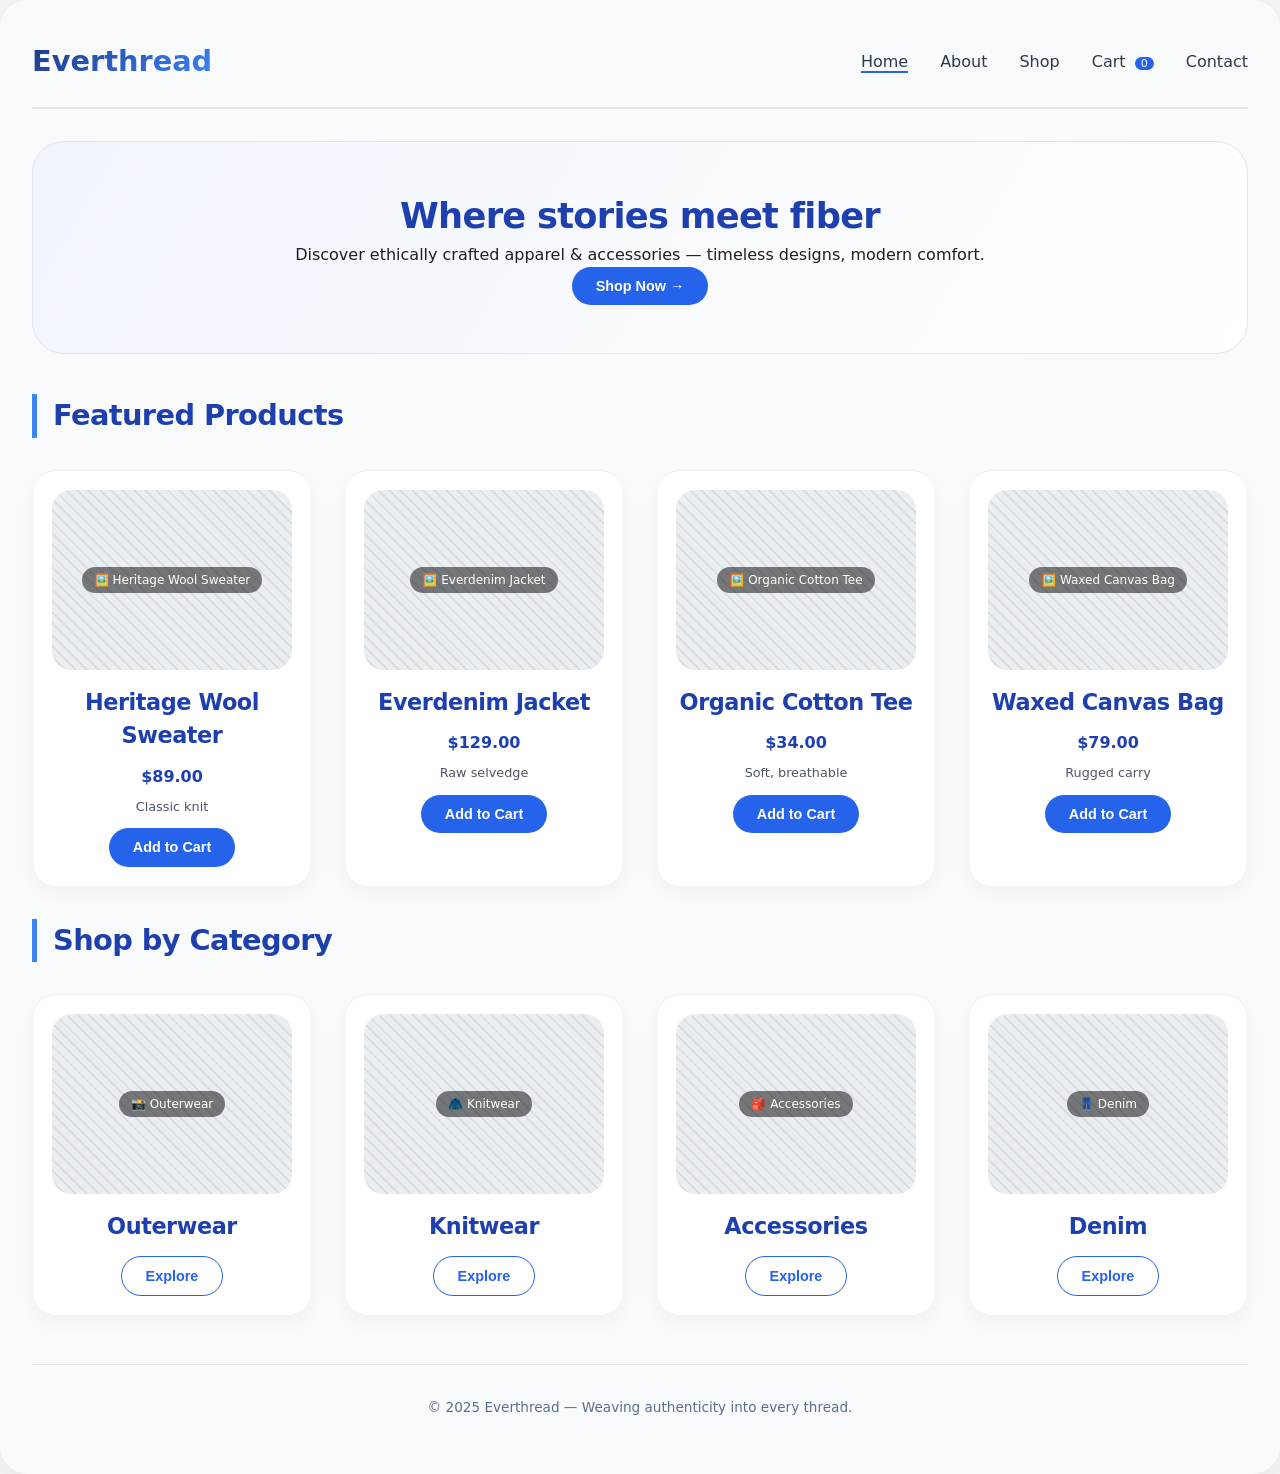
<file: index.html>
<!DOCTYPE html>
<html lang="en">
<head>
    <meta charset="UTF-8">
    <meta name="viewport" content="width=device-width, initial-scale=1.0, user-scalable=yes">
    <title>Everthread | Timeless Threads, Modern Craft</title>
    <!-- External CSS (fully embedded in style block per requirement, but structured as external style) -->
    <style>
        /* -------------------- RESET & GLOBAL -------------------- */
        * {
            margin: 0;
            padding: 0;
            box-sizing: border-box;
        }

        body {
            background-color: #f0f2f5;   /* soft grey background overall */
            font-family: 'Inter', system-ui, -apple-system, 'Segoe UI', Roboto, Helvetica, sans-serif;
            color: #1e1f22;
            line-height: 1.5;
        }

        /* grey base for containers */
        .container {
            max-width: 1280px;
            margin: 0 auto;
            padding: 1.5rem 2rem;
            background-color: #f9fafb;   /* lighter grey cards on grey bg */
            border-radius: 28px;
            box-shadow: 0 8px 20px rgba(0,0,0,0.03);
        }

        /* Headings: Blue color (#2563eb or deeper) */
        h1, h2, h3, .heading-blue {
            color: #1e40af;      /* rich blue for headings */
            font-weight: 600;
            letter-spacing: -0.02em;
        }

        h1 {
            font-size: 2.2rem;
        }
        h2 {
            font-size: 1.8rem;
            margin-bottom: 1.25rem;
            border-left: 5px solid #3b82f6;
            padding-left: 1rem;
        }
        h3 {
            font-size: 1.4rem;
            margin: 0.75rem 0;
        }

        /* Navigation styling (consistent across pages) */
        .navbar {
            display: flex;
            justify-content: space-between;
            align-items: center;
            flex-wrap: wrap;
            gap: 1.5rem;
            padding: 1rem 0 1.5rem 0;
            border-bottom: 2px solid #e2e8f0;
            margin-bottom: 2rem;
        }
        .logo a {
            font-size: 1.8rem;
            font-weight: 700;
            text-decoration: none;
            background: linear-gradient(135deg, #1e3a8a, #3b82f6);
            background-clip: text;
            -webkit-background-clip: text;
            color: transparent;
        }
        .nav-links {
            display: flex;
            gap: 2rem;
            list-style: none;
        }
        .nav-links a {
            text-decoration: none;
            font-weight: 500;
            color: #2d3a4b;
            transition: color 0.2s;
            font-size: 1rem;
        }
        .nav-links a:hover {
            color: #2563eb;
        }
        /* button global style */
        button, .btn {
            background-color: #2563eb;
            border: none;
            color: white;
            font-weight: 600;
            padding: 0.7rem 1.5rem;
            border-radius: 40px;
            cursor: pointer;
            font-size: 0.9rem;
            transition: all 0.2s ease;
            display: inline-block;
            text-align: center;
            text-decoration: none;
        }
        button:hover, .btn:hover {
            background-color: #1d4ed8;
            transform: translateY(-2px);
            box-shadow: 0 6px 14px rgba(37,99,235,0.25);
        }
        .btn-outline {
            background: transparent;
            border: 1px solid #2563eb;
            color: #2563eb;
        }
        .btn-outline:hover {
            background: #2563eb;
            color: white;
        }
        /* product grid & cards */
        .product-grid, .categories-grid, .team-grid {
            display: grid;
            grid-template-columns: repeat(auto-fill, minmax(240px, 1fr));
            gap: 2rem;
            margin: 2rem 0;
        }
        .product-card, .category-card, .team-card {
            background: white;
            border-radius: 24px;
            padding: 1.2rem;
            box-shadow: 0 8px 18px rgba(0,0,0,0.03);
            transition: all 0.2s;
            border: 1px solid #eef2f6;
            text-align: center;
        }
        .product-card:hover {
            transform: translateY(-5px);
            box-shadow: 0 20px 30px -12px rgba(0,0,0,0.1);
        }
        .img-placeholder {
            background: #e4e7eb;
            border-radius: 20px;
            height: 180px;
            display: flex;
            align-items: center;
            justify-content: center;
            color: #5f6c7a;
            font-size: 0.85rem;
            margin-bottom: 1rem;
            background-image: repeating-linear-gradient(45deg, #ddd 0px, #ddd 2px, #e9eef3 2px, #e9eef3 8px);
            position: relative;
        }
        .img-placeholder span {
            background: rgba(0,0,0,0.5);
            color: white;
            padding: 4px 12px;
            border-radius: 40px;
            font-size: 0.75rem;
        }
        .product-price {
            font-weight: 700;
            color: #1e40af;
            margin: 0.5rem 0;
        }
        /* cart table */
        .cart-table {
            width: 100%;
            border-collapse: collapse;
            background: white;
            border-radius: 24px;
            overflow: hidden;
        }
        .cart-table th, .cart-table td {
            padding: 1rem;
            text-align: left;
            border-bottom: 1px solid #e9edf2;
        }
        .cart-table th {
            background: #f1f5f9;
            color: #1e293b;
        }
        .qty-input {
            width: 70px;
            padding: 0.4rem;
            border-radius: 30px;
            border: 1px solid #cbd5e1;
            text-align: center;
        }
        /* checkout form */
        .checkout-grid {
            display: flex;
            flex-wrap: wrap;
            gap: 2rem;
        }
        .form-section {
            flex: 2;
            min-width: 260px;
        }
        .order-summary {
            flex: 1.2;
            background: white;
            padding: 1.5rem;
            border-radius: 28px;
            height: fit-content;
        }
        input, select, textarea {
            width: 100%;
            padding: 0.75rem;
            border-radius: 20px;
            border: 1px solid #cfdde6;
            background: white;
            font-family: inherit;
            margin-top: 0.25rem;
            margin-bottom: 1rem;
        }
        label {
            font-weight: 500;
            color: #1e293b;
        }
        .flex-between {
            display: flex;
            justify-content: space-between;
            margin: 1rem 0;
        }
        footer {
            text-align: center;
            margin-top: 3rem;
            padding: 2rem 0;
            color: #5b6e8c;
            font-size: 0.85rem;
            border-top: 1px solid #e2e8f0;
        }
        .hero {
            background: linear-gradient(120deg, #f0f4fc, #ffffff);
            border-radius: 32px;
            padding: 3rem 2rem;
            text-align: center;
            margin-bottom: 2.5rem;
            border: 1px solid #dee6ef;
        }
        .hero h1 {
            color: #1e40af;
        }
        /* active page indicator */
        .active-page {
            font-weight: 700;
            border-bottom: 2px solid #2563eb;
        }
        /* alert toasts */
        .toast-msg {
            position: fixed;
            bottom: 20px;
            right: 20px;
            background: #1f2937;
            color: white;
            padding: 12px 20px;
            border-radius: 60px;
            font-size: 0.85rem;
            z-index: 1000;
            box-shadow: 0 4px 12px rgba(0,0,0,0.1);
        }
        .cart-qty-badge {
            background: #2563eb;
            color: white;
            border-radius: 30px;
            font-size: 0.7rem;
            padding: 0px 6px;
            margin-left: 4px;
        }
        @media (max-width: 780px) {
            .container {
                padding: 1rem;
            }
            .nav-links {
                gap: 1rem;
            }
        }
    </style>
</head>
<body>
    <div class="container" id="app-root">
        <!-- DYNAMIC PAGE RENDER (multi-page simulation via JS, but fully respects wireframes) -->
        <div id="page-content"></div>
        <footer>
            &copy; 2025 Everthread — Weaving authenticity into every thread.
        </footer>
    </div>

    <script>
        // ---------- GLOBAL STATE ----------
        let cart = [];   // each item: { id, name, price, quantity, imageLabel }
        let currentPage = "home";   // home, about, product, cart, checkout, contact

        // Helper: update cart badge & store
        function updateCartBadge() {
            const totalQty = cart.reduce((sum, i) => sum + i.quantity, 0);
            const badge = document.getElementById("cart-badge-count");
            if (badge) badge.innerText = totalQty;
            localStorage.setItem("everthread_cart", JSON.stringify(cart));
        }

        // add to cart logic
        function addToCart(productId, productName, productPrice, qty = 1) {
            const existing = cart.find(item => item.id === productId);
            if (existing) {
                existing.quantity += qty;
            } else {
                cart.push({
                    id: productId,
                    name: productName,
                    price: productPrice,
                    quantity: qty,
                    imgLabel: productName.substring(0, 12)
                });
            }
            updateCartBadge();
            showToast(`🛒 ${productName} added to cart!`);
            renderCurrentPage(); // refresh to reflect cart state if needed
        }

        function removeCartItem(id) {
            cart = cart.filter(item => item.id !== id);
            updateCartBadge();
            renderCurrentPage();
            showToast("Item removed");
        }

        function updateCartItemQuantity(id, newQty) {
            const item = cart.find(i => i.id === id);
            if (item && newQty > 0) {
                item.quantity = newQty;
            } else if (item && newQty <= 0) {
                cart = cart.filter(i => i.id !== id);
            }
            updateCartBadge();
            renderCurrentPage();
        }

        function showToast(msg) {
            let toast = document.querySelector('.toast-msg');
            if (toast) toast.remove();
            const div = document.createElement('div');
            div.className = 'toast-msg';
            div.innerText = msg;
            document.body.appendChild(div);
            setTimeout(() => div.remove(), 2200);
        }

        // load cart from localStorage
        function loadCart() {
            const stored = localStorage.getItem("everthread_cart");
            if (stored) {
                try {
                    cart = JSON.parse(stored);
                } catch(e) { cart = []; }
            }
            updateCartBadge();
        }

        // ------------- RENDER FUNCTIONS (based on wireframes) ----------
        function renderHome() {
            return `
                <div class="navbar">
                    <div class="logo"><a href="#" data-nav="home">Everthread</a></div>
                    <ul class="nav-links">
                        <li><a href="#" data-nav="home" class="${currentPage === 'home' ? 'active-page' : ''}">Home</a></li>
                        <li><a href="#" data-nav="about">About</a></li>
                        <li><a href="#" data-nav="product">Shop</a></li>
                        <li><a href="#" data-nav="cart">Cart <span id="cart-badge-count" class="cart-qty-badge">${cart.reduce((s,i)=>s+i.quantity,0)}</span></a></li>
                        <li><a href="#" data-nav="contact">Contact</a></li>
                    </ul>
                </div>
                <!-- Hero Banner -->
                <div class="hero">
                    <h1>Where stories meet fiber</h1>
                    <p>Discover ethically crafted apparel & accessories — timeless designs, modern comfort.</p>
                    <button class="btn" id="shopNowBtn">Shop Now →</button>
                </div>
                <!-- Featured Products -->
                <h2>Featured Products</h2>
                <div class="product-grid">
                    ${generateProductCard('prod1', 'Heritage Wool Sweater', 89.00, 'Classic knit')}
                    ${generateProductCard('prod2', 'Everdenim Jacket', 129.00, 'Raw selvedge')}
                    ${generateProductCard('prod3', 'Organic Cotton Tee', 34.00, 'Soft, breathable')}
                    ${generateProductCard('prod4', 'Waxed Canvas Bag', 79.00, 'Rugged carry')}
                </div>
                <h2>Shop by Category</h2>
                <div class="categories-grid">
                    <div class="category-card"><div class="img-placeholder"><span>📸 Outerwear</span></div><h3>Outerwear</h3><button class="btn-outline" data-category="outerwear">Explore</button></div>
                    <div class="category-card"><div class="img-placeholder"><span>🧥 Knitwear</span></div><h3>Knitwear</h3><button class="btn-outline" data-category="knitwear">Explore</button></div>
                    <div class="category-card"><div class="img-placeholder"><span>🎒 Accessories</span></div><h3>Accessories</h3><button class="btn-outline" data-category="accessories">Explore</button></div>
                    <div class="category-card"><div class="img-placeholder"><span>👖 Denim</span></div><h3>Denim</h3><button class="btn-outline" data-category="denim">Explore</button></div>
                </div>
            `;
        }

        function generateProductCard(id, name, price, desc) {
            return `
                <div class="product-card">
                    <div class="img-placeholder"><span>🖼️ ${name}</span></div>
                    <h3>${name}</h3>
                    <div class="product-price">$${price.toFixed(2)}</div>
                    <p style="font-size:0.8rem; color:#4b5563">${desc}</p>
                    <button class="btn add-to-cart-btn" data-id="${id}" data-name="${name}" data-price="${price}" style="margin-top:12px;">Add to Cart</button>
                </div>
            `;
        }

        function renderAbout() {
            return `
                <div class="navbar">
                    <div class="logo"><a href="#" data-nav="home">Everthread</a></div>
                    <ul class="nav-links">
                        <li><a href="#" data-nav="home">Home</a></li><li><a href="#" data-nav="about" class="active-page">About</a></li>
                        <li><a href="#" data-nav="product">Shop</a></li><li><a href="#" data-nav="cart">Cart <span id="cart-badge-count">${cart.reduce((s,i)=>s+i.quantity,0)}</span></a></li>
                        <li><a href="#" data-nav="contact">Contact</a></li>
                    </ul>
                </div>
                <h2>About Us</h2>
                <div style="display:flex; flex-wrap:wrap; gap:2rem; margin-bottom:2rem;">
                    <div style="flex:1;"><div class="img-placeholder" style="height:220px;"><span>Brand Studio / Image placeholder</span></div></div>
                    <div style="flex:2;"><p>Lorem ipsum dolor sit amet, consectetur adipiscing elit, sed do eiusmod tempor incididunt ut labore et dolore magna aliqua. Ut enim ad minim veniam, quis nostrud exercitation ullamco laboris nisi ut aliquip ex ea commodo consequat.</p></div>
                </div>
                <h2>Our Mission</h2>
                <p style="margin-bottom:2rem;">Lorem ipsum dolor sit amet, consectetur adipiscing elit, sed do eiusmod tempor incididunt ut labore et dolore magna aliqua. Ut enim ad minim veniam, quis nostrud exercitation ullamco laboris nisi ut aliquip ex ea commodo consequat.</p>
                <h2>Our Team</h2>
                <div class="team-grid">
                    <div class="team-card"><div class="img-placeholder"><span>👤 Maya Chen</span></div><h3>Maya Chen</h3><p>Founder & Creative Director</p></div>
                    <div class="team-card"><div class="img-placeholder"><span>👤 James Okafor</span></div><h3>James Okafor</h3><p>Head of Sustainability</p></div>
                    <div class="team-card"><div class="img-placeholder"><span>👤 Elena Rossi</span></div><h3>Elena Rossi</h3><p>Lead Designer</p></div>
                </div>
            `;
        }

        function renderProductDetail() {
            // single product page (wireframe style)
            return `
                <div class="navbar">
                    <div class="logo"><a href="#" data-nav="home">Everthread</a></div>
                    <ul class="nav-links">
                        <li><a href="#" data-nav="home">Home</a></li><li><a href="#" data-nav="about">About</a></li>
                        <li><a href="#" data-nav="product" class="active-page">Shop</a></li>
                        <li><a href="#" data-nav="cart">Cart <span id="cart-badge-count">${cart.reduce((s,i)=>s+i.quantity,0)}</span></a></li>
                        <li><a href="#" data-nav="contact">Contact</a></li>
                    </ul>
                </div>
                <div style="display:flex; flex-wrap:wrap; gap:2rem;">
                    <div style="flex:1;"><div class="img-placeholder" style="height:300px;"><span>📸 Signature Wool Crew</span></div></div>
                    <div style="flex:1.5;">
                        <h2>Signature Wool Crew</h2>
                        <p style="font-size:1.6rem; color:#1e40af; font-weight:700;">$109.00</p>
                        <label>Size: </label><select id="product-size"><option>XS</option><option>S</option><option>M</option><option>L</option><option>XL</option></select><br/>
                        <label>Quantity: </label><input type="number" id="product-qty" value="1" min="1" style="width:80px;"><br/><br/>
                        <button class="btn" id="detail-add-cart">Add to Cart</button>
                        <button class="btn-outline" id="detail-wishlist">❤️ Wishlist</button>
                        <h3 style="margin-top:2rem;">Product Details</h3>
                        <p>100% merino wool, ethically sourced. Knitted in a small-batch mill. Timeless fit. <br/>Care: hand wash cold.</p>
                        <h3>Customer Reviews</h3>
                        <p>⭐⭐⭐⭐☆ "Incredible warmth and quality" – Alex R.</p>
                        <p>⭐⭐⭐⭐⭐ "My favorite layering piece." – Jamie L.</p>
                    </div>
                </div>
            `;
        }

        function renderCart() {
            let cartItemsHtml = '';
            let subtotal = 0;
            if (cart.length === 0) {
                cartItemsHtml = `<tr><td colspan="4" style="text-align:center; padding:2rem;">Your cart is empty. Continue shopping to add items.</td></tr>`;
            } else {
                cart.forEach(item => {
                    const itemTotal = item.price * item.quantity;
                    subtotal += itemTotal;
                    cartItemsHtml += `
                        <tr>
                            <td><div style="display:flex; gap:10px;"><div class="img-placeholder" style="width:50px; height:50px;"><span>🖼️</span></div>${item.name}</div></td>
                            <td><input type="number" class="qty-input cart-qty-update" data-id="${item.id}" value="${item.quantity}" min="1" style="width:70px;"></td>
                            <td>$${item.price.toFixed(2)}</td>
                            <td>$${itemTotal.toFixed(2)}</td>
                            <td><button class="btn-outline remove-item" data-id="${item.id}" style="padding:0.3rem 0.8rem;">Remove</button></td>
                        </tr>
                    `;
                });
            }
            const shipping = subtotal > 0 ? 5.99 : 0;
            const total = subtotal + shipping;
            return `
                <div class="navbar">
                    <div class="logo"><a href="#" data-nav="home">Everthread</a></div>
                    <ul class="nav-links">
                        <li><a href="#" data-nav="home">Home</a></li><li><a href="#" data-nav="about">About</a></li><li><a href="#" data-nav="product">Shop</a></li>
                        <li><a href="#" data-nav="cart" class="active-page">Cart <span id="cart-badge-count">${cart.reduce((s,i)=>s+i.quantity,0)}</span></a></li>
                        <li><a href="#" data-nav="contact">Contact</a></li>
                    </ul>
                </div>
                <h2>Shopping Cart</h2>
                <table class="cart-table">
                    <thead><tr><th>Item</th><th>Qty</th><th>Price</th><th>Total</th><th></th></tr></thead>
                    <tbody>${cartItemsHtml}</tbody>
                </table>
                <div style="margin-top:2rem; text-align:right; max-width:400px; margin-left:auto;">
                    <div class="flex-between"><span>Subtotal:</span><span>$${subtotal.toFixed(2)}</span></div>
                    <div class="flex-between"><span>Shipping:</span><span>$${shipping.toFixed(2)}</span></div>
                    <div class="flex-between"><strong>Total:</strong><strong>$${total.toFixed(2)}</strong></div>
                    <button class="btn" id="proceedCheckoutBtn" style="width:100%; margin-top:1rem;">Proceed to Checkout</button>
                    <button class="btn-outline" id="continueShoppingBtn" style="margin-top:0.8rem;">Continue Shopping</button>
                </div>
            `;
        }

        function renderCheckout() {
            const subtotal = cart.reduce((sum,i)=> sum + (i.price * i.quantity),0);
            const shipping = subtotal>0?5.99:0;
            const total = subtotal+shipping;
            if(cart.length===0){
                return `<div class="navbar">...</div><div style="text-align:center;"><h2>Checkout</h2><p>Cart is empty. Please add items before checkout.</p><button class="btn" id="goToShop">Go to Shop</button></div>`;
            }
            return `
                <div class="navbar">
                    <div class="logo"><a href="#" data-nav="home">Everthread</a></div>
                    <ul class="nav-links"><li><a href="#" data-nav="home">Home</a></li><li><a href="#" data-nav="about">About</a></li><li><a href="#" data-nav="product">Shop</a></li><li><a href="#" data-nav="cart">Cart</a></li><li><a href="#" data-nav="contact">Contact</a></li></ul>
                </div>
                <h2>Checkout</h2>
                <div class="checkout-grid">
                    <div class="form-section">
                        <h3>Billing Information</h3><input placeholder="Full name"><input placeholder="Address">
                        <h3>Shipping Information</h3><input placeholder="Street"><input placeholder="City, ZIP">
                        <h3>Payment Method</h3><select><option>Credit Card</option><option>PayPal</option></select><input placeholder="Card number (demo)">
                    </div>
                    <div class="order-summary">
                        <h3>Order Summary</h3>
                        <div class="flex-between"><span>Items (${cart.reduce((s,i)=>s+i.quantity,0)})</span><span>$${subtotal.toFixed(2)}</span></div>
                        <div class="flex-between"><span>Shipping</span><span>$${shipping.toFixed(2)}</span></div>
                        <div class="flex-between"><strong>Total</strong><strong>$${total.toFixed(2)}</strong></div>
                        <button class="btn" id="placeOrderBtn" style="width:100%; margin-top:1rem;">Place Order</button>
                    </div>
                </div>
            `;
        }

        function renderContactFaq() {
            return `
                <div class="navbar">
                    <div class="logo"><a href="#" data-nav="home">Everthread</a></div>
                    <ul class="nav-links">
                        <li><a href="#" data-nav="home">Home</a></li><li><a href="#" data-nav="about">About</a></li><li><a href="#" data-nav="product">Shop</a></li>
                        <li><a href="#" data-nav="cart">Cart <span id="cart-badge-count">${cart.reduce((s,i)=>s+i.quantity,0)}</span></a></li>
                        <li><a href="#" data-nav="contact" class="active-page">Contact</a></li>
                    </ul>
                </div>
                <div style="display:flex; flex-wrap:wrap; gap:2rem;">
                    <div style="flex:1.5;"><h2>Contact Us</h2><label>Name</label><input placeholder="Your name"><label>Email</label><input placeholder="email@example.com"><label>Message</label><textarea rows="4"></textarea><button class="btn" id="sendMsgBtn">Send Message</button></div>
                    <div style="flex:1;"><h2>Frequently Asked Questions</h2><div class="faq-item"><h3>❓ Shipping times?</h3><p>Usually 3-7 business days.</p></div><div class="faq-item"><h3>❓ Return policy?</h3><p>30-day easy returns.</p></div><div class="faq-item"><h3>❓ Sustainable materials?</h3><p>We use eco-friendly fibers.</p></div><div class="faq-item"><h3>❓ Wholesale inquiries?</h3><p>Email wholesale@everthread.com</p></div></div>
                </div>
            `;
        }

        function attachEventHandlers() {
            // navigation
            document.querySelectorAll('[data-nav]').forEach(link => {
                link.addEventListener('click', (e) => {
                    e.preventDefault();
                    const page = link.getAttribute('data-nav');
                    if(page === 'product' && currentPage !== 'product') currentPage = 'product';
                    else if(page === 'about') currentPage = 'about';
                    else if(page === 'home') currentPage = 'home';
                    else if(page === 'cart') currentPage = 'cart';
                    else if(page === 'contact') currentPage = 'contact';
                    else if(page === 'checkout') currentPage = 'checkout';
                    else currentPage = page;
                    renderCurrentPage();
                });
            });
            // add-to-cart buttons (dynamic)
            document.querySelectorAll('.add-to-cart-btn').forEach(btn => {
                btn.addEventListener('click', (e) => {
                    const id = btn.getAttribute('data-id');
                    const name = btn.getAttribute('data-name');
                    const price = parseFloat(btn.getAttribute('data-price'));
                    addToCart(id, name, price, 1);
                });
            });
            document.getElementById('shopNowBtn')?.addEventListener('click',()=>{ currentPage='product'; renderCurrentPage();});
            document.getElementById('proceedCheckoutBtn')?.addEventListener('click',()=>{ currentPage='checkout'; renderCurrentPage();});
            document.getElementById('continueShoppingBtn')?.addEventListener('click',()=>{ currentPage='product'; renderCurrentPage();});
            document.getElementById('detail-add-cart')?.addEventListener('click',()=>{
                const qty = parseInt(document.getElementById('product-qty')?.value || 1);
                addToCart('sig_wool', 'Signature Wool Crew', 109.00, qty);
            });
            document.getElementById('placeOrderBtn')?.addEventListener('click',()=>{ alert('Order placed (demo). Thank you!'); cart=[]; updateCartBadge(); currentPage='home'; renderCurrentPage();});
            document.getElementById('sendMsgBtn')?.addEventListener('click',()=>{ showToast('Message sent! We’ll reply soon.');});
            document.querySelectorAll('.remove-item').forEach(btn=>{
                btn.addEventListener('click',(e)=>{ const id=btn.getAttribute('data-id'); removeCartItem(id); });
            });
            document.querySelectorAll('.cart-qty-update').forEach(inp=>{
                inp.addEventListener('change',(e)=>{ const id=inp.getAttribute('data-id'); const newVal=parseInt(inp.value); if(!isNaN(newVal)) updateCartItemQuantity(id,newVal); });
            });
            document.getElementById('goToShop')?.addEventListener('click',()=>{ currentPage='product'; renderCurrentPage();});
        }

        function renderCurrentPage() {
            let html = '';
            if(currentPage === 'home') html = renderHome();
            else if(currentPage === 'about') html = renderAbout();
            else if(currentPage === 'product') html = renderProductDetail();
            else if(currentPage === 'cart') html = renderCart();
            else if(currentPage === 'checkout') html = renderCheckout();
            else if(currentPage === 'contact') html = renderContactFaq();
            else html = renderHome();
            const container = document.getElementById('page-content');
            if(container) container.innerHTML = html;
            // reattach badge count & events
            const badgeSpan = document.getElementById('cart-badge-count');
            if(badgeSpan) badgeSpan.innerText = cart.reduce((s,i)=>s+i.quantity,0);
            attachEventHandlers();
        }

        loadCart();
        renderCurrentPage();
    </script>
</body>
</html>
</file>
